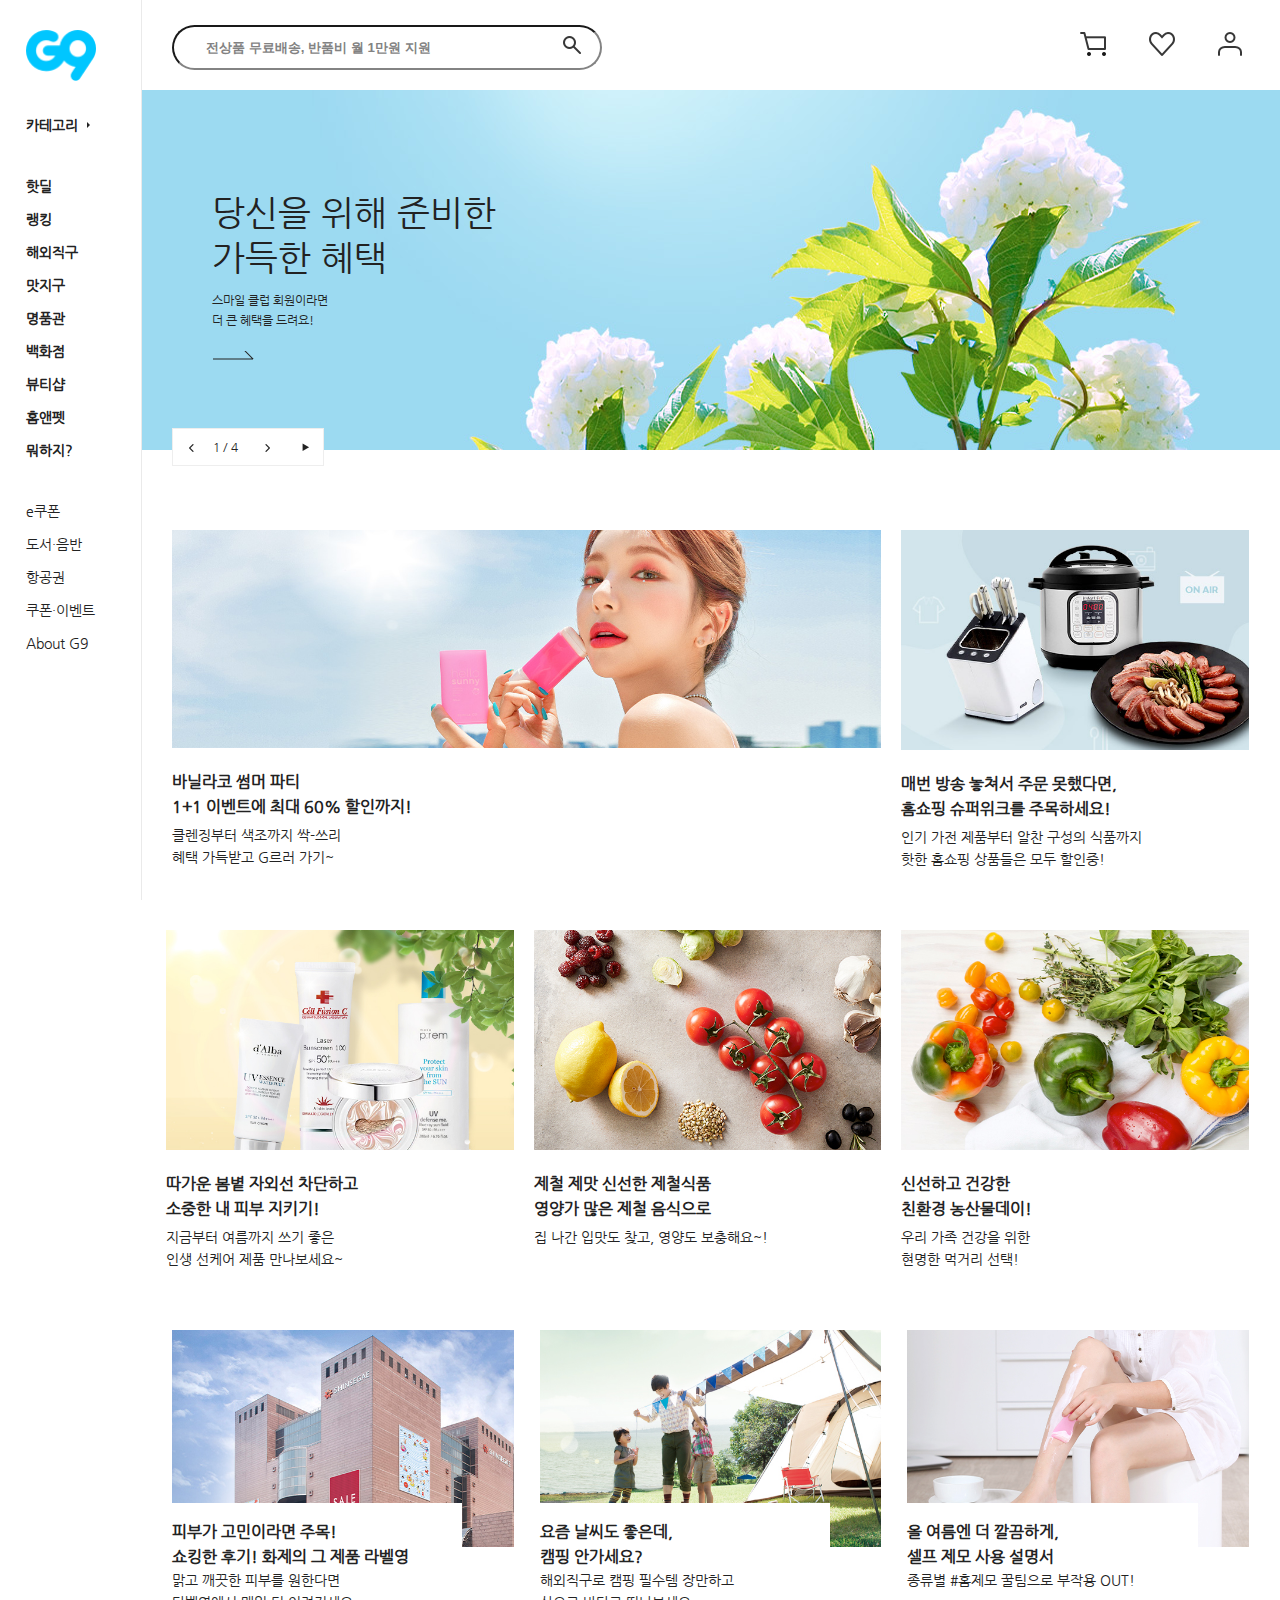
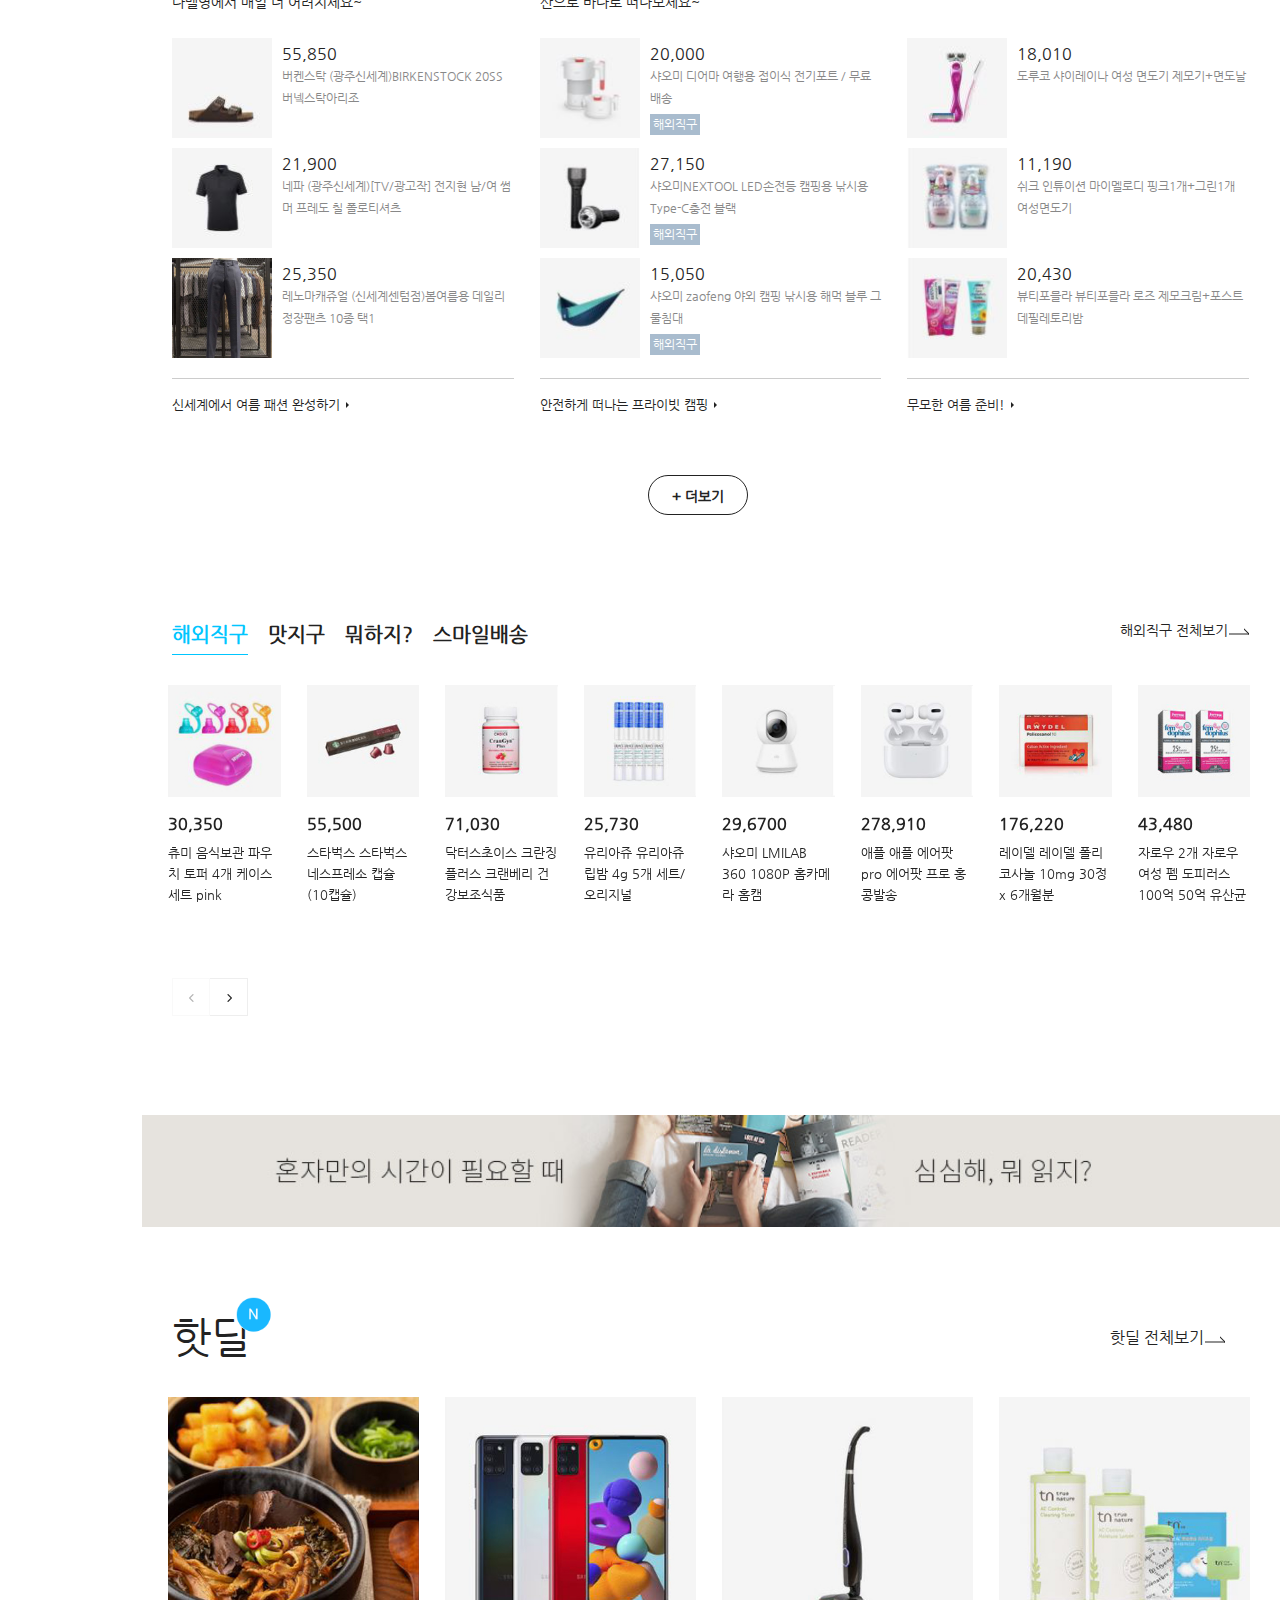
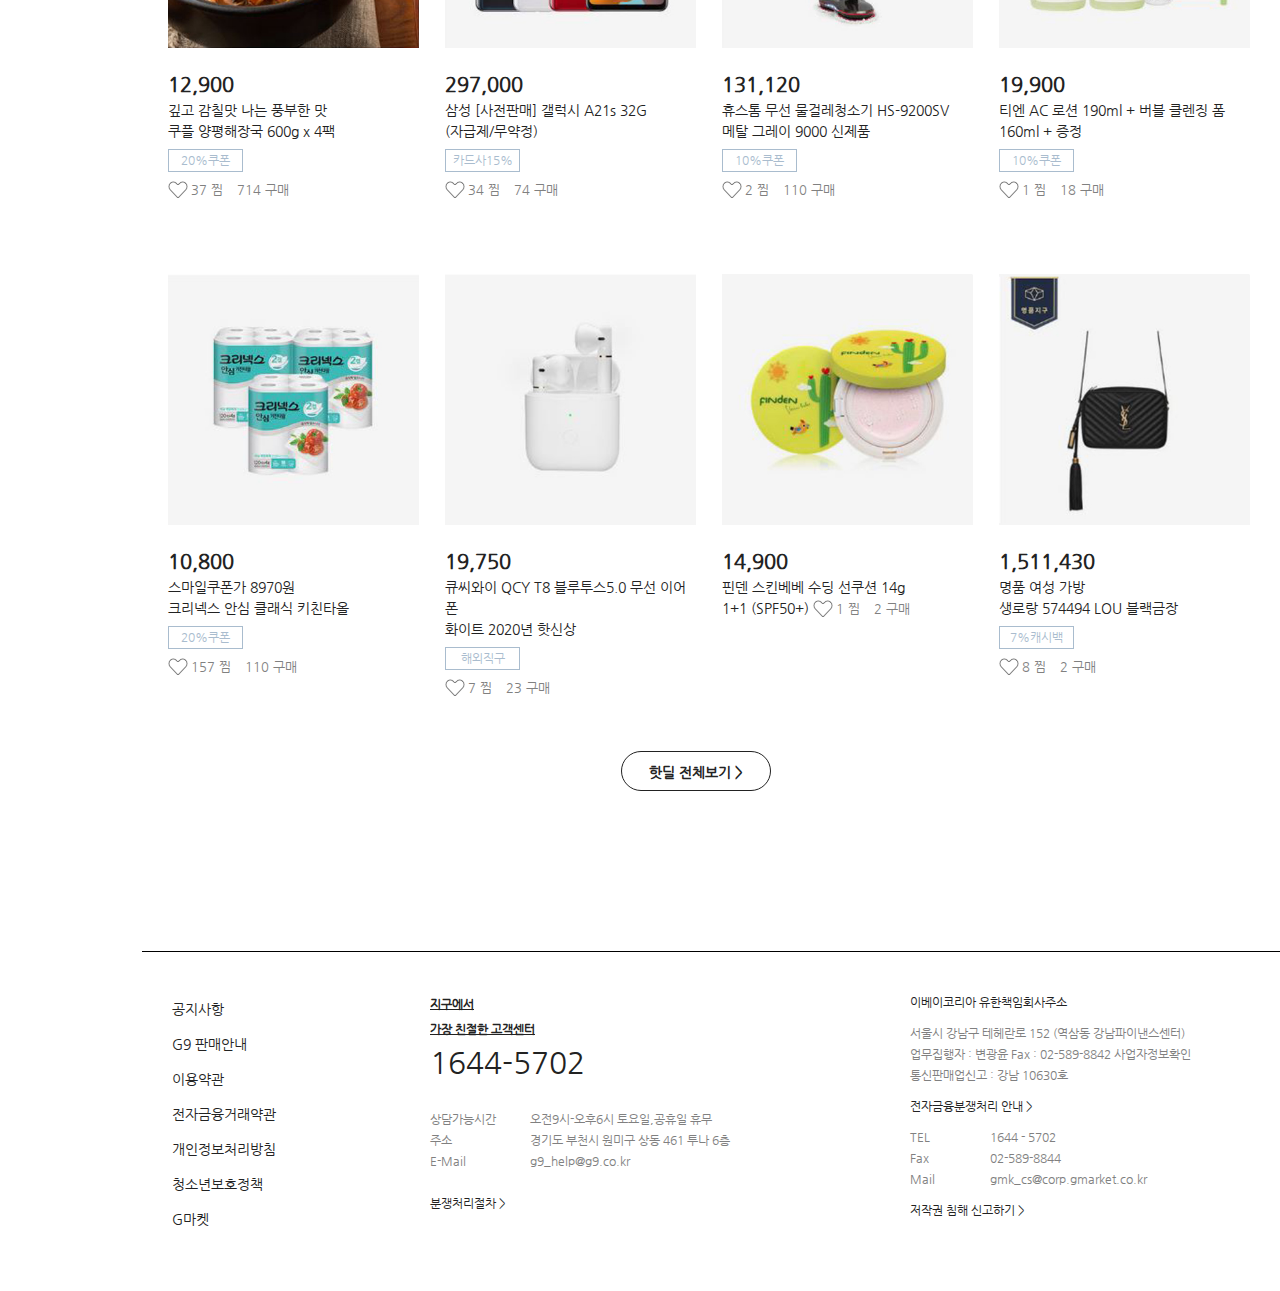
<file: index.html>
<!DOCTYPE HTML>
<html lang="ko">
<head>
	<meta charset="UTF-8">	
	<title>트렌드 라이프 쇼핑 G9</title>
	<!--[if lt IE 9]>
	<script src="js/html5shiv.js"></script>
	<script src="js/css3-mediaqueries.js"></script>
    <![endif]-->
	<link rel="shortcut icon" href="images/favicon.ico" type="images/x-icon" />
	<link rel="stylesheet" href="css/reset.css">
	<link rel="stylesheet" href="css/swiper-bundle.min.css">
	<link rel="stylesheet" href="css/layout.css">	
	<script src="js/jquery-3.5.1.min.js"></script>
	<script src="js/jquery-1.8.3.min.js"></script><!--toggle-->
	<script src="js/swiper-bundle.min.js"></script>	
	<script src="js/swiper.js"></script>
	<script src="js/script.js"></script>		
</head>
<body>
    <div class="wrap">       
        <div class="left_wrap">
            <h1 class="logo"><a href="index.html"><img src="images/common/logo.gif" alt="G9로고"></a></h1>
            <div class="category"><a href="#">카테고리</a></div>                        
            <div class="gnb">
                <nav class="main_gnb">
                    <ul>
                        <li><a href="#">핫딜</a></li>
                        <li><a href="#">랭킹</a></li>
                        <li><a href="#">해외직구</a></li>
                        <li><a href="#">맛지구</a></li>
                        <li><a href="#">명품관</a></li>
                        <li><a href="#">백화점</a></li>
                        <li><a href="#">뷰티샵</a></li>
                        <li><a href="#">홈앤펫</a></li>
                        <li><a href="#">뭐하지?</a></li>
                    </ul>
                </nav><!--main_gnb-->
                <nav class="sub_gnb">
                    <ul>
                        <li><a href="#">e쿠폰</a></li>
                        <li><a href="#">도서·음반</a></li>
                        <li><a href="#">항공권</a></li>
                        <li><a href="#">쿠폰·이벤트</a></li>
                        <li><a href="#">About G9</a></li>                
                    </ul>
                </nav><!--sub_gnb-->
            </div><!--gnb-->
        </div><!--left_wrap-->
        <nav class="submenu">
                <ul>
                    <li><a href="#">해외직구</a></li>
                    <li><a href="#">맛있는지구</a></li>
                    <li><a href="#">식품</a></li>
                    <li><a href="#">뷰티</a></li>
                    <li><a href="#">백화점·몰</a></li>
                    <li><a href="#">홈스타일링</a></li>
                    <li><a href="#">주방·생필품</a></li>
                    <li><a href="#">가구·리빙·반려</a></li>
                    <li><a href="#">가전</a></li>
                    <li><a href="#">컴퓨터·디지털</a></li>
                    <li><a href="#">패션의류</a></li>
                    <li><a href="#">신발·가방·주얼리</a></li>
                    <li><a href="#">건강·자동차공구</a></li>
                    <li><a href="#">출산·유아동</a></li>
                    <li><a href="#">레저·아웃도어</a></li>
                    <li><a href="#">취미·문구·도서</a></li>
                    <li><a href="#">e쿠폰</a></li>
                    <li><a href="#">여행</a></li>
                    <li><a href="#">패션편집샵</a></li>
                    <li><a href="#">항공권</a></li>
                </ul>
        </nav><!--submenu-->
        <div class="top">
                <input type="search" class="search" placeholder="전상품 무료배송, 반품비 월 1만원 지원">
                <input type="submit" class="submit" value="">
                <div class="icon">
                    <p><a href="#"><img src="images/common/icon1.png" alt="장바구니"></a></p>
                    <p><a href="#"><img src="images/common/icon2.png" alt="찜"></a></p>
                    <p><a href="#"><img src="images/common/icon3.png" alt="로그인"></a></p>
                </div><!--icon-->
        </div><!--top--> 
        <div class="container">
             <div class="swiper-container swiper">
				 <ul class="swiper-wrapper">
					<li class="swiper-slide">
						<a href="#">
							<div class="slide_img">
								<div class="bluebox"></div>
								<img src="images/index/index_banner1.jpg" alt="slide_banner">
								<div class="slide_txt">
									<h3>
										당신을 위해 준비한 <br>
										가득한 혜택
									</h3>
									<p>
										스마일 클럽 회원이라면 <br>
										더 큰 혜택을 드려요!
									</p>
									<img src="images/common/arrow2.png" alt="arrow">
								</div>
							</div><!--slide_img-->
						</a>						
					</li>
					<li class="swiper-slide">
						<a href="#">
							<div class="slide_img">
								<div class="yellowbox"></div>
								<img src="images/index/index_banner2.jpg" alt="slide_banner">
								<div class="slide_txt">
									<h3>
										구매자 1천명에게 <br>
										파리바게트 상품권!
									</h3>
									<p>
										G9 카톡친구 맺고 구매하세요 <br>
										쇼핑하면 선물주는 G9 카톡
									</p>
									<img src="images/common/arrow2.png" alt="arrow">
								</div>
							</div><!--slide_img-->
						</a>
					</li>
					<li class="swiper-slide">							
						<a href="#">
							<div class="slide_img">
								<div class="greenbox"></div>
								<img src="images/index/index_banner3.jpg" alt="slide_banner">
								<div class="slide_txt">
									<h3>
										든든한 할인과 함께 <br>
										쇼핑하는 확실한 행복!
									</h3>
									<p>
										우수 소상공인들의 #좋은 제품을 <br>
										#특별한 가격으로 만나보세요~
									</p>
									<img src="images/common/arrow2.png" alt="arrow">
								</div>
							</div><!--slide_img-->
						</a>						
					</li>
					<li class="swiper-slide">
						<a href="#">
							<div class="slide_img">
								<div class="orangebox"></div>
								<img src="images/index/index_banner4.jpg" alt="slide_banner">
								<div class="slide_txt">
									<h3>
										스마일카드 이벤트 <br>
										총 40,000원 혜택!
									</h3>
									<p>
										G9-G마켓, 옥션 총 1만원 할인 <br>
										삼성페이, 대중교통 총 3만원 캐시백!
									</p>
									<img src="images/common/arrow2.png" alt="arrow">
								</div>
							</div><!--slide_img-->
						</a>
					</li>        		
				</ul><!--swiper-wrapper-->
				<!-- Add Pagination -->
				<div class="swiper-pagination"></div>
				<!-- Add Arrows -->
				<div class="swiper-button-next"></div>
				<div class="swiper-button-prev"></div>
				<div class="swiper-button-play"></div>
				<div class="swiper-button-pause"></div>
			</div><!--swiper-container-->
            <div class="contents">  
                <section class="item_first">
                    <a href="#"><div class="scale"><img src="images/index/index_item1.jpg" alt="item"></div>
                        <p>
                            <strong>바닐라코 썸머 파티 <br>1+1 이벤트에 최대 60% 할인까지! <br></strong>
                            <span>클렌징부터 색조까지 싹-쓰리<br>혜택 가득받고 G르러 가기~</span>
                        </p>
                    </a>
                </section>
                <section class="item">
                    <a href="#"><div class="scale"><img src="images/index/index_item2.jpg" alt="item"></div>
                        <p>
                            <strong>매번 방송 놓쳐서 주문 못했다면, <br>홈쇼핑 슈퍼위크를 주목하세요! <br></strong>
                            <span>인기 가전 제품부터 알찬 구성의 식품까지 <br>핫한 홈쇼핑 상품들은 모두 할인중! </span>
                        </p>
                    </a>
                </section>
                <section class="item">
                    <a href="#"><div class="scale"><img src="images/index/index_item3.jpg" alt="item"></div>
                        <p>
                            <strong>따가운 봄볕 자외선 차단하고 <br>소중한 내 피부 지키기! <br></strong>
                            <span>지금부터 여름까지 쓰기 좋은 <br>인생 선케어 제품 만나보세요~ </span>
                        </p>
                    </a>
                </section>
                <section class="item">
                    <a href="#"><div class="scale"><img src="images/index/index_item4.jpg" alt="item"></div>
                        <p>
                            <strong>당신의 라이프스타일을 책임지는 <br>2 in 1 태블릿, #서피스 프로 7 <br></strong>
                            <span>당신을 위한 G9의 PC 큐레이션 <br>월간PC 5월호, Microsoft</span>
                        </p>
                    </a>
                </section>
                <section class="item">
                    <a href="#"><div class="scale"><img src="images/index/index_item5.jpg" alt="item"></div>
                        <p>
                            <strong>제철 제맛 신선한 제철식품 <br>영양가 많은 제철 음식으로 <br></strong>
                            <span>집 나간 입맛도 찾고, 영양도 보충해요~!</span>
                        </p>
                    </a>
                </section>
                <section class="item">
                    <a href="#"><div class="scale"><img src="images/index/index_item6.jpg" alt="item"></div>
                        <p>
                            <strong>신선하고 건강한 <br>친환경 농산물데이! <br></strong>
                            <span>우리 가족 건강을 위한 <br>현명한 먹거리 선택!</span>
                        </p>
                    </a>
                </section>
                <section class="item">
                    <a href="#"><div class="scale"><img src="images/index/index_item7.jpg" alt="item"></div>
                        <p>
                            <strong>피부가 고민이라면 주목! <br>쇼킹한 후기! 화제의 그 제품 라벨영 <br></strong>
                            <span>맑고 깨끗한 피부를 원한다면 <br>다벨영에서 매일 더 어려지세요~</span>
                        </p>
                    </a>
                </section>  
                <!--item2 시작-->
                <section class="item2">
                	<div class="b_item">
                		<a href="#">
							<div class="scale"><img src="images/index/item2_b1.jpg" alt="item"></div>
							<p class="b_txt">
								<strong>피부가 고민이라면 주목! <br>쇼킹한 후기! 화제의 그 제품 라벨영 <br></strong>
								<span>맑고 깨끗한 피부를 원한다면 <br>다벨영에서 매일 더 어려지세요~</span>
							</p> 
						</a>
					</div>
					<div class="s_item">						
						<a href="#"><img src="images/index/item2_b1_s1.jpg" alt="s_item"></a>
						<p class="s_txt">
							<strong><a href="#">55,850 <br></a></strong>
							<span><a href="#">버켄스탁 (광주신세계)BIRKENSTOCK 20SS 버넼스탁아리조</a></span>
						</p> 
					</div><!--s_item--> 
              		
              		<a href="#">
						<div class="s_item">
							<a href="#"><img src="images/index/item2_b1_s2.jpg" alt="s_item"></a>
							<p class="s_txt">
								<strong><a href="#">21,900 <br></a></strong>
								<span><a href="#">네파 (광주신세계)[TV/광고작] 전지현 남/여 썸머 프레도 칠 폴로티셔츠</a></span>
							</p> 
						</div><!--s_item--> 
              		</a>
               		<div class="s_item">
						<a href="#"><img src="images/index/item2_b1_s3.jpg" alt="s_item"></a>
						<p class="s_txt">
							<a href="#"><strong>25,350 <br></strong>
							<span>레노마캐쥬얼 (신세계센텀점)봄여름용 데일리 정장팬츠 10종 택1</span></a>
						</p> 
					</div><!--s_item-->   
               		<div class="more"><a href="#">신세계에서 여름 패션 완성하기 <img src="images/common/more1.png" alt="more"></a></div>                
                </section> 
                <section class="item2">
                	<div class="b_item">
                		<a href="#">
							<div class="scale"><img src="images/index/item2_b2.jpg" alt="item"></div>
							<p class="b_txt">
								<strong>요즘 날씨도 좋은데, <br>캠핑 안가세요? <br></strong>
								<span>해외직구로 캠핑 필수템 장만하고 <br>산으로 바다로 떠나보세요~</span>
							</p> 
						</a>
					</div>
					<div class="s_item">
						<a href="#"><img src="images/index/item2_b2_s1.jpg" alt="s_item"></a>
						<p class="s_txt">
							<strong>20,000 <br></strong>
							<a href="#"><span>샤오미 디어마 여행용 접이식 전기포트 / 무료배송</span>
							<span class="mini_box">해외직구</span></a>
						</p> 
					</div><!--s_item--> 
               		<div class="s_item">
						<a href="#"><img src="images/index/item2_b2_s2.jpg" alt="s_item"></a>
						<p class="s_txt">
							<a href="#"><strong>27,150 <br></strong>
							<span>샤오미NEXTOOL LED손전등 캠핑용 낚시용Type-C충전 블랙</span></a>
							<span class="mini_box">해외직구</span>
						</p> 
					</div><!--s_item--> 
               		<div class="s_item">
						<a href="#"><img src="images/index/item2_b2_s3.jpg" alt="s_item"></a>
						<p class="s_txt">
							<a href="#"><strong>15,050 <br></strong>
							<span>샤오미 zaofeng 야외 캠핑 낚시용 해먹 블루 그물침대</span></a>
							<span class="mini_box">해외직구</span>
						</p> 
					</div><!--s_item-->   
               		<div class="more"><a href="#">안전하게 떠나는 프라이빗 캠핑 <img src="images/common/more1.png" alt="more"></a></div>                
                </section>
                <section class="item2">                	
                	<div class="b_item">
                		<a href="#">
							<div class="scale"><img src="images/index/item2_b3.jpg" alt="item"></div>
							<p class="b_txt">
								<strong>올 여름엔 더 깔끔하게, <br>셀프 제모 사용 설명서<br></strong>
								<span>종류별 #홈제모 꿀팀으로 부작용 OUT! <br> </span>
							</p> 
						</a>
					</div>
					<div class="s_item">
						<a href="#"><img src="images/index/item2_b3_s1.jpg" alt="s_item"></a>
						<p class="s_txt">
							<a href="#"><strong>18,010 <br></strong>
							<span>도루코 샤이레이나 여성 면도기 제모기+면도날</span></a>
						</p> 
					</div><!--s_item--> 
               		<div class="s_item">
						<a href="#"><img src="images/index/item2_b3_s2.jpg" alt="s_item"></a>
						<p class="s_txt">
							<a href="#"><strong>11,190 <br></strong>
							<span>쉬크 인튜이션 마이멜로디 핑크1개+그린1개 여성면도기</span></a>
						</p> 
					</div><!--s_item--> 
               		<div class="s_item">
						<a href="#"><img src="images/index/item2_b3_s3.jpg" alt="s_item"></a>
						<p class="s_txt">
							<a href="#"><strong>20,430 <br></strong>
							<span>뷰티포믈라 뷰티포믈라 로즈 제모크림+포스트데필레토리밤</span></a>
						</p> 
					</div><!--s_item-->   
               		<div class="more"><a href="#">무모한 여름 준비! <img src="images/common/more1.png" alt="more"></a></div>                
                </section>
                <section class="item2 item2_last">
                	<div class="b_item">
                		<a href="#">
							<div class="scale"><img src="images/index/item2_b4.jpg" alt="item"></div>
							<p class="b_txt">
								<strong>얼굴에 반짝! 형광등 켜주는<br>퍼스널 컬러, 알고 계시나요?<br></strong>
								<span>톤에 맞는 메이크업으로 <br>어떤 피부톤도 2배 더 예쁘게</span>
							</p> 
						</a>
					</div>
					<div class="s_item">
						<a href="#"><img src="images/index/item2_b4_s1.jpg" alt="s_item"></a>
						<p class="s_txt">
							<a href="#"><strong>35,440 <br></strong>
							<span>스텔라 스틸라 매앤 메탈 아이섀도우 팔레트+로즈골드 틴케이</span></a>
						</p> 
					</div><!--s_item--> 
               		<div class="s_item">
						<a href="#"><img src="images/index/item2_b4_s2.jpg" alt="s_item"></a>
						<p class="s_txt">
							<a href="#"><strong>52,820 <br></strong>
							<span>에스티로더 (신세계강남점)더블 웨어 스테이 인 플레이스 메이크업</span></a>
						</p> 
					</div><!--s_item--> 
               		<div class="s_item">
						<a href="#"><img src="images/index/item2_b4_s3.jpg" alt="s_item"></a>
						<p class="s_txt">
							<a href="#"><strong>24,340 <br></strong>
							<span>헤라 헤라 루즈 홀릭 크림</span></a>
						</p> 
					</div><!--s_item-->   
               		<div class="more"><a href="#">신세계에서 여름 패션 완성하기 <img src="images/common/more1.png" alt="more"></a></div>                
                </section>                 
                <!--item2 끝-->                   
                <div class="item_more"><a href="#">+ 더보기</a></div>      
            </div><!--contents-->   
            
                           
            <div class="item_slide">
            	<div class="select">
            		<ul>
            			<li class="selected">해외직구</li>
            			<li>맛지구</li>
            			<li>뭐하지?</li>
            			<li>스마일배송</li>
            		</ul>
            		<div class="more_wrap">
						<span class="more selected"><a href="#">해외직구 전체보기<img src="images/common/arrow1.png" alt="arrow"></a></span>
						<span class="more"><a href="#">맛지구 전체보기<img src="images/common/arrow1.png" alt="arrow"></a></span>
						<span class="more"><a href="#">뭐하지? 전체보기<img src="images/common/arrow1.png" alt="arrow"></a></span>
						<span class="more"><a href="#">스마일배송 전체보기<img src="images/common/arrow1.png" alt="arrow"></a></span>
           			</div>
            	</div><!--select--> 
            	
				
           		<!--swiper2 시작-->
           	
            	<div class="swiper-container swiper2">
            		<ul class="swiper-wrapper">
						<li class="swiper-slide slide_item">
							<a href="#"><img src="images/slide/slide1.jpg" alt="slide_item"></a>
							<span class="tit">30,350</span>
							<span class="txt">츄미 음식보관 파우치 토퍼 4개 케이스세트 pink</span>
						</li>
						<li class="swiper-slide slide_item">
							<a href="#"><img src="images/slide/slide2.jpg" alt="slide_item"></a>
							<span class="tit">55,500</span>
							<span class="txt">스타벅스 스타벅스 네스프레소 캡슐 (10캡슐)</span>
						</li>
						<li class="swiper-slide slide_item">
							<a href="#"><img src="images/slide/slide3.jpg" alt="slide_item"></a>
							<span class="tit">71,030</span>
							<span class="txt">닥터스초이스 크란징플러스 크랜베리 건강보조식품</span>
						</li>
						<li class="swiper-slide slide_item">
							<a href="#"><img src="images/slide/slide4.jpg" alt="slide_item"></a>
							<span class="tit">25,730</span>
							<span class="txt">유리아쥬 유리아쥬 립밤 4g 5개 세트/오리지널</span>
						</li>
						<li class="swiper-slide slide_item">
							<a href="#"><img src="images/slide/slide5.jpg" alt="slide_item"></a>
							<span class="tit">29,6700</span>
							<span class="txt">샤오미 LMILAB 360 1080P 홈카메라 홈캠</span>
						</li>
						<li class="swiper-slide slide_item">
							<a href="#"><img src="images/slide/slide6.jpg" alt="slide_item"></a>
							<span class="tit">278,910</span>
							<span class="txt">애플 애플 에어팟pro 에어팟 프로 홍콩발송</span>
						</li>
						<li class="swiper-slide slide_item">
							<a href="#"><img src="images/slide/slide7.jpg" alt="slide_item"></a>
							<span class="tit">62,310</span>
							<span class="txt">차쉬넬 MILESEEY골프거리 레이저 측정기PF210</span>
						</li>
						<li class="swiper-slide slide_item">
							<a href="#"><img src="images/slide/slide8.jpg" alt="slide_item"></a>
							<span class="tit">52,320</span>
							<span class="txt">센트룸 센트룸 멀티비타민 성인용 250정 1+1</span>
						</li>
						<li class="swiper-slide slide_item">
							<a href="#"><img src="images/slide/slide9.jpg" alt="slide_item"></a>
							<span class="tit">176,220</span>
							<span class="txt">레이델 레이델 폴리코사놀 10mg 30정 x 6개월분</span>
						</li>
						<li class="swiper-slide slide_item">
							<a href="#"><img src="images/slide/slide10.jpg" alt="slide_item"></a>
							<span class="tit">43,480</span>
							<span class="txt">자로우 2개 자로우 여성 펨 도피러스 100억 50억 유산균</span>
						</li>
						<li class="swiper-slide slide_item">
							<a href="#"><img src="images/slide/slide11.jpg" alt="slide_item"></a>
							<span class="tit">60,450</span>
							<span class="txt">피닉스 Phoenix-A2마사지건-블랙/피닉스 A2</span>
						</li>
						<li class="swiper-slide slide_item">
							<a href="#"><img src="images/slide/slide12.jpg" alt="slide_item"></a>
							<span class="tit">30,600</span>
							<span class="txt">샤오미 미밴드4 개봉 후 한글판</span>
						</li>
						<li class="swiper-slide slide_item">
							<a href="#"><img src="images/slide/slide13.jpg" alt="slide_item"></a>
							<span class="tit">198,390</span>
							<span class="txt">파타고니아 레트로 파일 후리스 자켓</span>
						</li>
						<li class="swiper-slide slide_item">
							<a href="#"><img src="images/slide/slide14.jpg" alt="slide_item"></a>
							<span class="tit">155,000</span>
							<span class="txt">압타밀 압타밀 홀래 헙 분유 유럽 모음전</span>
						</li>
						<li class="swiper-slide slide_item">
							<a href="#"><img src="images/slide/slide15.jpg" alt="slide_item"></a>
							<span class="tit">55,740</span>
							<span class="txt">싸이베이션 XTEND BCAA 90 서빙 외 프로틴 사과 포도</span>
						</li>
						<li class="swiper-slide slide_item">
							<a href="#"><img src="images/slide/slide16.jpg" alt="slide_item"></a>
							<span class="tit">44,420</span>
							<span class="txt">트롤리 지구젤리 40개입</span>
						</li>
					</ul>
           			<div class="swiper-button-next"></div>
  					<div class="swiper-button-prev"></div>
            	</div>
            </div><!--item_slide-->                              
                                                         
                                                                                      
            <div class="banner_wrap">
                <a href="#"><img class="banner" src="images/index/index_banner5.jpg" alt="banner"></a>
            </div><!--banner_wrap-->
                        
            
            
            <!--핫딜 시작-->
            
            
            <div class="hotdeal">
                <h3>핫딜<img class="new" src="images/common/new_button.png" alt="new_button"></h3>  
                <div class="more"><a href="#">핫딜 전체보기<img src="images/common/arrow1.png" alt="arrow"></a></div>
                <div class="hotdeal_item_wrap">
					<section class="hotdeal_item">
						<a href="#"><img src="images/hotdeal/hotdeal1.jpg" alt="item"></a>
						<p>
							<a href="#">
								<strong>12,900 <br></strong>							
								<span>
									깊고 감칠맛 나는 풍부한 맛 <br>
									쿠플 양평해장국 600g x 4팩 <br>                           
								</span>
							</a>
							<span class="coupon">20%쿠폰</span>
							<span class="jjim">37 찜</span> <span class="buy">714 구매</span>
						</p>
					</section>
					<section class="hotdeal_item">
						<a href="#"><img src="images/hotdeal/hotdeal2.jpg" alt="item"></a>
						<p>
							<a href="#">
								<strong>297,000 <br></strong>
								<span>
									삼성 [사전판매] 갤럭시 A21s 32G<br>
									(자급제/무약정) <br>                        
								</span>
							</a>
							<span class="coupon">카드사15%</span>
							<span class="jjim">34 찜</span> <span class="buy">74 구매</span>
						</p>
					</section>
					<section class="hotdeal_item">
						<a href="#"><img src="images/hotdeal/hotdeal3.jpg" alt="item"></a>
						<p>
							<a href="">
								<strong>131,120<br></strong>
								<span>
									휴스톰 무선 물걸레청소기 HS-9200SV<br>
									메탈 그레이 9000 신제품
								</span>	
							</a>			
							<span class="coupon">10%쿠폰</span>			
							<span class="jjim">2 찜</span> <span class="buy">110 구매</span>
						</p>
					</section>
					<section class="hotdeal_item">
						<a href="#"><img src="images/hotdeal/hotdeal4.jpg" alt="item"></a>
						<p>
							<a href="#">
								<strong>19,900 <br></strong>
								<span>
									티엔 AC 로션 190ml + 버블 클렌징 폼 <br>
									160ml + 증정
								</span>
							</a>
							<span class="coupon">10%쿠폰</span>			
							<span class="jjim">1 찜</span> <span class="buy">18 구매</span>
						</p>
					</section>
					<section class="hotdeal_item hotdeal_item_last">
						<a href="#"><img src="images/hotdeal/hotdeal5.jpg" alt="item"></a>
						<p>
							<a href="#">
								<strong>12,300 <br></strong>
								<span>
									Bellini 벨리니 천연해면 스펀지 허니컴 <br>
									실크파인 6종
								</span>
							</a>
							<span class="coupon">해외직구</span>			
							<span class="jjim">6 찜</span> <span class="buy">60 구매</span>
						</p>
					</section>
					<section class="hotdeal_item">
						<a href="#"><img src="images/hotdeal/hotdeal6.jpg" alt="item"></a>
						<p>
							<a href="#">
								<strong>10,800 <br></strong>
								<span>
									스마일쿠폰가 8970원 <br>
									크리넥스 안심 클래식 키친타올 <br>  
								</span>
							</a>
							<span class="coupon">20%쿠폰</span>
							<span class="jjim">157 찜</span> <span class="buy">110 구매</span>                          							
						</p>
					</section>
					<section class="hotdeal_item">
						<a href="#"><img src="images/hotdeal/hotdeal7.jpg" alt="item"></a>
						<p>
							<a href="#">
								<strong>19,750 <br></strong>
								<span>
									큐씨와이 QCY T8 블루투스5.0 무선 이어폰 <br>
									화이트 2020년 핫신상 <br>                        
								</span>
							</a>
							<span class="coupon">해외직구</span>
							<span class="jjim">7 찜</span> <span class="buy">23 구매</span>                          							
						</p>
					</section>
					<section class="hotdeal_item">
						<a href="#"><img src="images/hotdeal/hotdeal8.jpg" alt="item"></a>
						<p>
							<a href="#">
								<strong>14,900 <br></strong>
								<span>
									핀덴 스킨베베 수딩 선쿠션 14g <br>
									1+1 (SPF50+)
								</span>	
							</a>						
							<span class="jjim">1 찜</span> <span class="buy">2 구매</span>                          							
						</p>
					</section>
					<section class="hotdeal_item">
						<a href="#"><img src="images/hotdeal/hotdeal9.jpg" alt="item"></a>
						<p>
							<a href="#">
								<strong>1,511,430 <br></strong>
								<span>
									명품 여성 가방 <br>
									생로랑 574494 LOU 블랙금장
								</span>
							</a>
							<span class="coupon">7%캐시백</span>
							<span class="jjim">8 찜</span> <span class="buy">2 구매</span>                          							
						</p>
					</section>
					<section class="hotdeal_item hotdeal_item_last">
						<a href="#"><img src="images/hotdeal/hotdeal10.jpg" alt="item"></a>
						<p>
							<a href="#">
								<strong>57,900 <br></strong>
								<span>
									샤오미 미스케일 2세대 스마트 <br>
									체중계 XMTZC04HM
								</span>
							</a>
							<span class="coupon">해외직구</span>
							<span class="jjim">6 찜</span> <span class="buy">26 구매</span>                          							
						</p>
					</section>	
                </div><!--hotdeal_item_wrap-->
                <div class="hotdeal_more"><a href="#">핫딜 전체보기 ></a></div> 
            </div><!--hotdeal-->
            
            <div class="bottom_wrap">
                <footer class="bottom">                    
                    <section class="bottom_left">                   
                        <nav class="bottom_gnb">
                            <ul>
                                <li><a href="#">공지사항</a></li>
                                <li><a href="#">G9 판매안내</a></li>
                                <li><a href="#">이용약관</a></li>
                                <li><a href="#">전자금융거래약관</a></li>
                                <li><a href="#">개인정보처리방침</a></li>
                                <li><a href="#">청소년보호정책</a></li>
                                <li><a href="#">G마켓</a></li>
                            </ul>
                        </nav><!--bottom_gnb-->
                    </section><!--bottom_left-->                    
                    <section class="bottom_center_right">
                       <div class="bottom_center">
                        <div class="call">
                            <p>
                                지구에서 <br>
                                가장 친절한 고객센터 <br>
                            </p>
                            <span>1644-5702</span>
                        </div>
                        <dl>
                            <dt>상담가능시간</dt>
                            <dd>오전9시-오후6시 토요일,공휴일 휴무</dd>
                        </dl>
                        <dl>
                            <dt>주소</dt>
                            <dd>경기도 부천시 원미구 상동 461 투나 6층</dd>
                        </dl>
                        <dl>
                            <dt>E-Mail</dt>
                            <dd>g9_help@g9.co.kr</dd>
                        </dl> <br>
                        <h5><a href="#">분쟁처리절차 ></a></h5>
                        </div>
                    <div class="bottom_right">                       
                        <h3>이베이코리아 유한책임회사주소</h3>
                        <p>                        
                            서울시 강남구 테헤란로 152 (역삼동 강남파이낸스센터) <br>                            
                            업무집행자 : 변광윤 Fax : 02-589-8842 사업자정보확인 <br>                            
                            통신판매업신고 : 강남 10630호
                        </p>
                        <h2><a href="#">전자금융분쟁처리 안내 ></a></h2>
                        <div>
                            <dl>
                                <dt>TEL</dt>
                                <dd>1644 - 5702</dd>
                            </dl>
                            <dl>
                                <dt>Fax</dt>
                                <dd>02-589-8844</dd>
                            </dl>
                            <dl>
                                <dt>Mail</dt>
                                <dd>gmk_cs@corp.gmarket.co.kr</dd>
                            </dl>
                        </div>
                        <h2><a href="#">저작권 침해 신고하기 ></a></h2>
                        </div><!--bottom_right-->
                    </section><!--bottom_center_right-->                    
                    <section class="footer">
                        G9는 G마켓에서 만든 패밀리사이트입니다. <br>
                        이베이코리아 유한책임회사 사이트의 상품/판매자/쇼핑 정보, 콘텐츠, UI 등에 대한 무단 복제, 전송, 배포, 스크래핑 등의 행위는 저작권법, 콘텐츠산업진흥법 등에 의하여 엄격히 금지됩니다. 콘텐츠 산업 진흥법에 따른 표시 <br>
                        G9는 통신판매중개자이며 통신판매 당사자가 아닙니다. 따라서 G9는 상품, 거래정보 및 거래에 대하여 책임을 지지 않습니다. <br><br>
                        Copyrightⓒ eBay Korea LLC All rights reserved.
                    </section><!--footer-->
                </footer><!--bottom-->
            </div><!--bottom_wrap-->
        </div><!--container-->
        <div class="button"><a href="#"><img src="images/common/top.png" alt="top_button"></a></div>
    </div><!--wrap-->
</body>
</html>
</file>
<file: css/layout.css>
@charset "utf-8";
@import url("00_common.css");
@import url("00_gnb.css");
@import url("00_top.css");
@import url("00_bottom.css");

/*slide*/
.swiper{width: 100%px; height: 400px; overflow: hidden; position: relative; margin-bottom: 5px;}
.swiper .swiper-wrapper{width: 100%; height: 360px; position:relative;}
.swiper .swiper-slide{width: 100%; height: 360px; display: inline-block; position: relative;}
.swiper .swiper-button-prev{top: 90%; left: 30px;width: 38px; height: 38px; background: url("../images/common/banner_left.png") no-repeat; border: 1px solid #eee; border-right: none;}
.swiper .swiper-button-next{top: 90%; left: 106px; width: 38px; height: 38px; background: url("../images/common/banner_right.png") no-repeat; border: 1px solid #eee; border-left: none; border-right: none;}
.swiper .swiper-pagination{top: 338px; left: 68px; width: 38px; height: 38px; background-color: #fff; border: 1px solid #eee; border-left: none; border-right: none; line-height: 36px; font-size: 12px; padding-left: 3px;}
.swiper .swiper-button-play, .swiper-button-pause{position: absolute; z-index: 10; top: 338px; left: 144px; width: 38px; height: 38px; border: 1px solid #eee; border-left: none; cursor: pointer;}
.swiper .swiper-button-play{background: url("../images/common/playbutton.png") no-repeat;}
.swiper .swiper-button-pause{background: url("../images/common/pausebutton.png") no-repeat; display: none;}

/*slide_img*/
.slide_img{width: 100%; height: 360px;}
.slide_img>img{width: 1000px; height: 360px; margin-left: -1000px; float: right; transition: all 0.6s; position: relative; left: 40px;} /*margin left 마이너스로*/
.bluebox{width: 80%; height: 360px; float: left; background-color: #9CDAF1;}
.yellowbox{width: 80%; height: 360px; float: left; background-color: #FFF8D3;}
.greenbox{width: 80%; height: 360px; float: left; background-color: #F1E3D8;}
.orangebox{width: 80%; height: 360px; float: left; background-color: #ffdea9;}
.slide_txt{position: absolute; top: 100px; left: 70px;}
.slide_txt h3{font-size: 35px; line-height: 45px; font-weight: normal;}
.slide_txt p{margin-top: 10px; line-height: 20px; font-size: 12px;}
.slide_txt img{margin-top: 20px;}

.swiper .swiper-slide-active .slide_img>img{left: 0px; opacity:1}

/*item*/
.contents{width: 100%; overflow: auto; margin-top: 40px; padding-right: 30px; padding-left: 4px;} /*overflow:auto하면 자동으로 높이잡힘*/ /*화면사이즈 반환해야되나*/
.item_first{width: 50%; float: left; margin-bottom: 60px; padding-left: 26px;}
.item_first img{width: 100%; transition: all 0.4s ease-in-out;}
.item_first img:hover{transform: scale(1.1);}
.item_first p strong{width: 100%; height: 55px; display: block; font-size: 16px; color: #222; line-height: 25px; margin-top: 15px;}
.item_first p span{display: block; font-weight: normal; color: #222; line-height: 22px;}

.item{width: 25%; float: left; margin-bottom: 60px; padding-left: 20px;}
.scale{width: 100%; overflow: hidden;}
.item img{width: 100%; transition: all 0.4s ease-in-out;}
.item img:hover{transform: scale(1.1);}
.item p strong{width: 100%; height: 55px; display: block; font-size: 16px; color: #222; line-height: 25px; margin-top: 15px;}
.item p span{display: block; font-weight: normal; color: #222; line-height: 22px;}

/*item2*/
.item2{width: 25%; float: left; margin-bottom: 40px; padding-left: 26px;}
.item2 .b_item{}
.item2 .b_item img{width: 100%; transition: all 0.4s ease-in-out;}
.item2 .b_item img:hover{transform: scale(1.1);}
.item2 p.b_txt{width: 85%; height: 110px; position: relative; top: -50px; background-color: #fff; padding-top: 1px;}
.item2 p.b_txt strong{width: 100%; display: block; font-size: 16px; color: #222; line-height: 25px; margin-top: 15px;}
.item2 p.b_txt span{display: block; font-weight: normal; color: #222; line-height: 22px;}

.item2 .s_item{display: -webkit-flex;
display: -moz-flex;
display: -ms-flex;
display: -o-flex;
display: flex; position: relative; top: -35px; padding-top: 10px;}
.item2 .s_item img{width: 100px; height: 100px; float: left;}
.item2 .s_item p.s_txt{padding-top: 5px; display: inline; margin-left: 10px;}
.item2 .s_item p.s_txt strong{font-weight: normal; font-size: 16px;}
.item2 .s_item p.s_txt span{color: #888; font-size: 12px; overflow: hidden; text-overflow: ellipsis;}
.item2 .more{position: relative; top: -20px; display: block; margin-top: 5px; padding-top: 15px; border-top: 1px solid #ccc; font-size: 13px;}
.item2 .s_item p.s_txt span.mini_box{display: block; width: 50px; margin-top: 5px; text-align: center; background-color: #A9BCCE; color: #fff;}
.item_more{width: 100px; height: 40px; text-align: center; line-height: 40px; margin: 0 auto; clear: both; border-radius: 20px; border: 1px solid #222; font-weight: bold; margin-bottom: 100px;}
.item_more a{display: block;}

/*모바일 먼저 만들고 키우면서 작업할꺼면 min-width*/
/*풀 스크린에서 줄이면서 작업할꺼면 max-width*/
@media screen and (max-width:1300px) {
    .item:nth-child(4n){display: none;}    
	.item:nth-child(7){display: none;}
	.item_first{width: 66.6%;}
	.item{width: 33.3%;}	
	.item2{width: 33.3%;}
	.item2_last{display: none;}	
}

/*swiper2 글씨부분*/
.item_slide{padding-right: 30px;}
.item_slide .select ul{ width: 600px; float: left; margin-left: 10px;}
.item_slide .select li{display: block; float: left; margin-left: 20px; font-size: 20px; height: 40px; line-height: 40px; margin-bottom: 30px; font-weight: bold; cursor: pointer;}
.item_slide .select li.selected{color: #00C6FF; border-bottom: 1px solid #00C6FF;}
.item_slide .more_wrap{float: right;}
.item_slide .more_wrap span{display: none; margin-top: 5px;}
.item_slide .more_wrap span.selected{display: block;}

/*swiper2 작동되는부분*/
.swiper2{clear: both; height: 350px; margin-bottom: 80px;}
.slide_item{width: 12.5%; padding-left: 26px;}
.slide_item img{width: 100%;}
.slide_item .tit{font-size: 16px; margin-top: 10px; margin-bottom: 8px; display: block; font-weight: bold;}
.slide_item .txt{font-size: 13px; display: block;}
.swiper2 .swiper-button-prev{top: 90%; left: 30px; width: 38px; height: 38px; background: url("../images/common/banner_left.png") no-repeat; border: 1px solid #eee;}
.swiper2 .swiper-button-next{top: 90%; left: 68px; width: 38px; height: 38px; background: url("../images/common/banner_right.png") no-repeat; border: 1px solid #eee; border-left: none;}

@media screen and (max-width:1300px) {
    .slide_item:nth-child(7){display: none;}    
	.slide_item:nth-child(8){display: none;}	
	.slide_item{width: 16.6%;}		
}

/*banner*/
.banner_wrap{width: 100%; margin: 20px 0 70px; background-color: #E6E3DE; position: relative;}
.banner{width: 1120px; margin: 0 auto; display: block;}

/*hotdeal*/
.hotdeal{width: 100%; height: auto; padding-right: 30px; margin-top: 50px; margin-bottom: 60px; overflow: auto;}
.hotdeal h3{margin-left: 30px; width: 90px; height: 80px; line-height: 80px; font-size: 42px; position: relative; font-weight: normal; float: left; margin-bottom: 20px;}
.new{position: absolute; top: 0px; right: -10px; width: 40%;}
.hotdeal .more{width: 140px; font-size: 16px; float: right; margin-top: 30px;}
.hotdeal .hotdeal_item_wrap{clear: both;}

.hotdeal_item{float: left; width: 20%; padding-left: 26px; margin-bottom: 60px;}
.hotdeal_item img{width: 100%;}
.hotdeal_item p{height: 140px; margin-top: 20px;}
.hotdeal_item p strong{display: block; font-size: 20px; margin-bottom: 5px;}
.hotdeal_item p .coupon{font-size: 12px; display: block; width: 75px; text-align: center; padding: 0 5px; border: 1px solid #A9BCCE; 
	color: #A9BCCE; margin: 7px 0; clear: both;}
.hotdeal_item p .jjim, .hotdeal_item p .buy{font-size: 13px; color: #808080; margin-right: 10px; display: inline-block; height: 20px;}
.hotdeal_item p .jjim{background: url("../images/hotdeal/heart.png") no-repeat left center; padding-left: 23px; cursor: pointer;}
.hotdeal_item p .jjim:hover{background: url("../images/hotdeal/heart_hover.png") no-repeat left center;}
.hotdeal_item p .jjim.click{background: url("../images/hotdeal/heart_click.png") no-repeat left center;}

@media screen and (max-width:1300px) {
    .hotdeal_item:nth-child(5n){display: none;}       
    .hotdeal_item{width: 25%;}
}

.hotdeal_more{width: 150px; height: 40px; text-align: center; line-height: 40px; margin: 0 auto; clear: both; border-radius: 20px; border: 1px solid #222; font-weight: bold; margin-bottom: 100px;}
.hotdeal_more a{display: block;}
</file>
